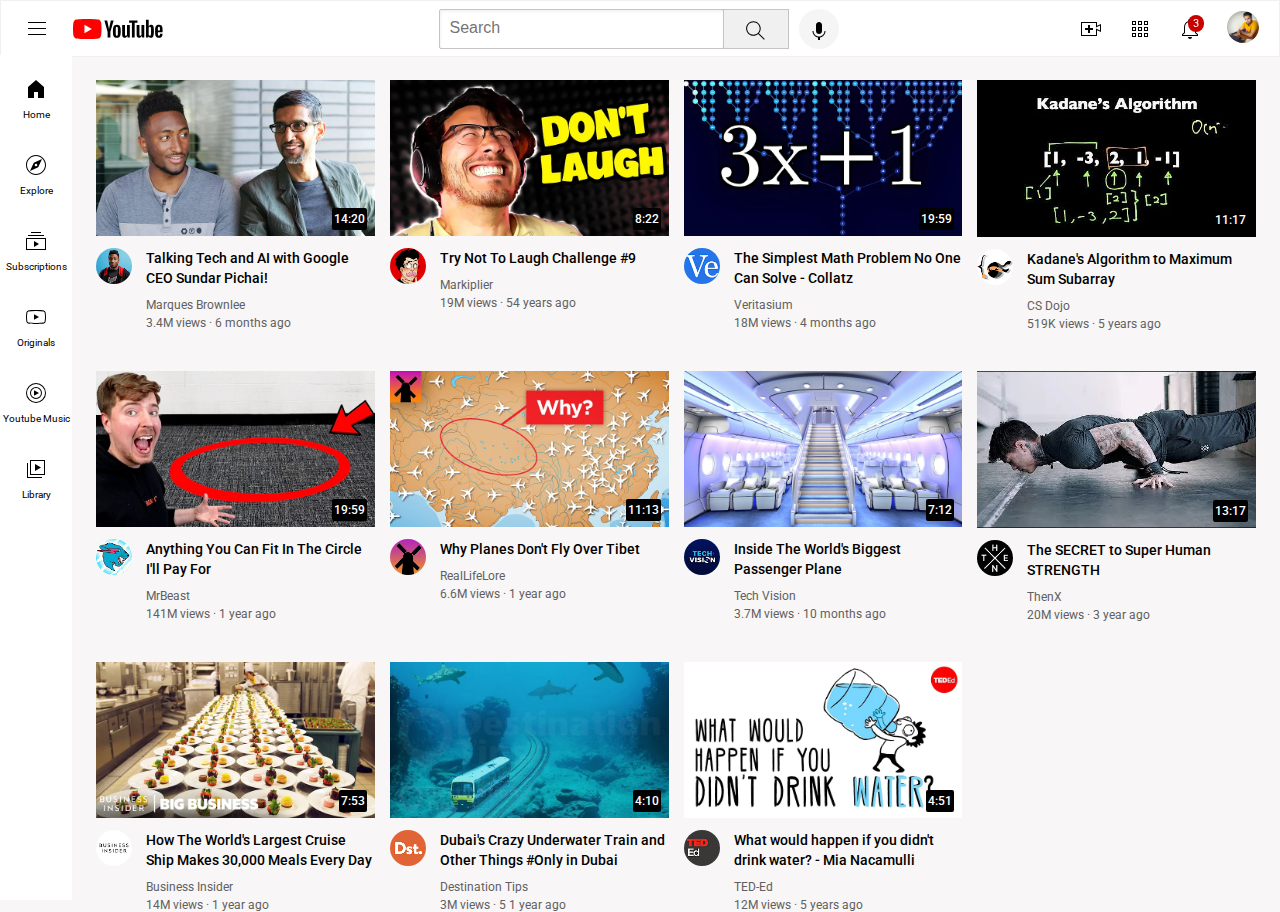
<file: index.html>
<!DOCTYPE html>
<html>

<head>
  <title>Youtube.com Clone</title>

  <link rel="preconnect" href="https://fonts.googleapis.com">
  <link rel="preconnect" href="https://fonts.gstatic.com" crossorigin>
  <link href="https://fonts.googleapis.com/css2?family=Roboto:wght@300;400;500;700;900&display=swap" rel="stylesheet">

  <link rel="stylesheet" href="styles/general.css">
  <link rel="stylesheet" href="styles/header.css">
  <link rel="stylesheet" href="styles/video.css">
  <link rel="stylesheet" href="styles/sidebar.css">
  <link rel="stylesheet" href="styles/normal.css">
</head>

<body>
  <header class="header">
    <div class="left-section">
      <img class="hamburger-menu" src="icons/hamburger-menu.svg" alt="">
      <img class="youtube-logo" src="icons/youtube-logo.svg" alt="">
    </div>

    <div class="middle-section">
      <input class="search-bar" type="text" placeholder="Search">
      <button class="search-button">
        <img class="search-icon" src="icons/search.svg" alt="">
        <div class="tooltip">Search</div>
      </button>
      <button class="voice-search-button">
        <img class="voice-search-icon" src="icons/voice-search-icon.svg" alt="">
        <div class="tooltip">Search with your voice</div>
      </button>
    </div>

    <div class="right-section">
      <div class="upload-icon-container">
        <img class="upload-icon" src="icons/upload.svg" alt="">
        <div class="tooltip">Create</div>
      </div>
      <div class="youtube-app-icon-container">
        <img class="youtube-app-icon" src="icons/youtube-apps.svg" alt="">
        <div class="tooltip">YouTube apps</div>
      </div>

      <div class="notification-icon-container">
        <div class="notification-icon-container">
          <img class="notification-icon" src="icons/notifications.svg" alt="">
          <div class="tooltip">Notifications</div>
        </div>
        <div class="notification-count">3</div>
      </div>
      <a href="#"><img class="current-users-picture" src="channel-pictures/fahad.jpg" alt=""></a>

    </div>
  </header>

  <nav class="sidebar">
    <div class="sidebar-link">
      <img src="icons/home.svg" alt="">
      <div>Home</div>
    </div>
    <div class="sidebar-link">
      <img src="icons/explore.svg" alt="">
      <div>Explore</div>
    </div>
    <div class="sidebar-link">
      <img src="icons/subscriptions.svg" alt="">
      <div>Subscriptions</div>
    </div>
    <div class="sidebar-link">
      <img src="icons/originals.svg" alt="">
      <div>Originals</div>
    </div>
    <div class="sidebar-link">
      <img src="icons/youtube-music.svg" alt="">
      <div>Youtube Music</div>
    </div>
    <div class="sidebar-link">
      <img src="icons/library.svg" alt="">
      <div>Library</div>
    </div>
  </nav>

  <main>
    <section class="video-grid">
      <section class="video-preview">
        <div class="thumbnail-row">
          <a href="https://www.youtube.com/watch?v=n2RNcPRtAiY" target="_blank"><img class="thumbnail"
              src="thumbnails/thumbnail-1.webp">
          </a>

          <div class="video-time">14:20</div>
        </div>
        <div class="video-info-grid">
          <div class="channel-picture">
            <div class="profile-picture-container">
              <a href="https://www.youtube.com/watch?v=n2RNcPRtAiY" target="_blank"><img class="profile-picture"
                  src="channel-pictures/channel-1.jpeg" alt="">
              </a>

              <div class="channel-tooltip">
                <img src="channel-pictures/channel-1.jpeg" alt="">
                <div class="hover-text">
                  <div class="name">Marques Brownlee</div>
                  <div class="subscribers">15M subscribers</div>
                </div>
              </div>
            </div>
          </div>
          <div class="video-info">
            <a href="https://www.youtube.com/watch?v=n2RNcPRtAiY" target="_blank">
              <p class="video-title">Talking Tech and AI with Google CEO Sundar Pichai!</p>
              <p class="video-author">Marques Brownlee</p>
            </a>

            <p class="video-status">3.4M views &#183; 6 months ago</p>
          </div>
        </div>
      </section>

      <div class="video-preview">
        <div class="thumbnail-row">
          <a href="https://www.youtube.com/watch?v=mP0RAo9SKZk" target="_blank">
            <img class="thumbnail" src="thumbnails/thumbnail-2.webp">
          </a>
          <div class="video-time">8:22</div>
        </div>
        <div class="video-info-grid">
          <div class="channel-picture">
            <div class="profile-picture-container">
              <a href="">
                <img class="profile-picture" src="channel-pictures/channel-2.jpeg" alt="">
              </a>
              <div class="channel-tooltip">
                <img src="channel-pictures/channel-2.jpeg" alt="">
                <div class="hover-text">
                  <div class="name">Markiplier</div>
                  <div class="subscribers">30M subscribers</div>
                </div>
              </div>
            </div>

          </div>
          <div class="video-info">
            <p class="video-title">Try Not To Laugh Challenge #9</p>
            <p class="video-author">Markiplier</p>
            <p class="video-status">19M views &#183; 54 years ago</p>
          </div>
        </div>
      </div>

      <div class="video-preview">
        <div class="thumbnail-row">
          <a href="https://www.youtube.com/watch?v=yXWw0_UfSFg" target="_blank">
            <img class="thumbnail" src="thumbnails/thumbnail-4.webp">
          </a>
          <div class="video-time">19:59</div>
        </div>
        <div class="video-info-grid">
          <div class="channel-picture">
            <div class="profile-picture-container">
              <a href="#">
                <img class="profile-picture" src="channel-pictures/channel-4.jpeg" alt="">
              </a>
              <div class="channel-tooltip">
                <img src="channel-pictures/channel-4.jpeg" alt="">
                <div class="hover-text">
                  <div class="name">Veritasium</div>
                  <div class="subscribers">14.3M subscribers</div>
                </div>
              </div>
            </div>

          </div>
          <div class="video-info">
            <p class="video-title">The Simplest Math Problem No One Can Solve - Collatz</p>
            <p class="video-author">Veritasium</p>
            <p class="video-status">18M views &#183; 4 months ago</p>
          </div>
        </div>
      </div>

      <div class="video-preview">
        <div class="thumbnail-row">
          <a href="https://www.youtube.com/watch?v=86CQq3pKSUw" target="_blank">
            <img class="thumbnail" src="thumbnails/thumbnail-5.webp">
          </a>
          <div class="video-time">11:17</div>
        </div>
        <div class="video-info-grid">
          <div class="channel-picture">
            <div class="hover-style">
              <a href="#">
                <img class="profile-picture" src="channel-pictures/channel-5.jpeg" alt="">
              </a>
              <div class="hover-style-child">
                <a href="#">
                  <img src="channel-pictures/channel-5.jpeg" alt="">
                </a>

                <div class="text">
                  <div class="text-name">CS Dojo</div>
                  <div class="subscribers-text">1.92M subscribers</div>
                </div>
              </div>
            </div>
          </div>
          <div class="video-info">
            <p class="video-title">
              Kadane's Algorithm to Maximum Sum Subarray</p>
            <p class="video-author">CS Dojo</p>
            <p class="video-status">519K views &#183; 5 years ago</p>
          </div>
        </div>
      </div>

      <div class="video-preview">
        <div class="thumbnail-row">
          <a href="https://www.youtube.com/watch?v=yXWw0_UfSFg" target="_blank">
            <img class="thumbnail" src="thumbnails/thumbnail-6.webp">
          </a>
          <div class="video-time">19:59</div>
        </div>
        <div class="video-info-grid">
          <div class="channel-picture">
            <img class="profile-picture" src="channel-pictures/channel-6.jpeg" alt="">
          </div>
          <div class="video-info">
            <p class="video-title">
              Anything You Can Fit In The Circle I'll Pay For</p>
            <p class="video-author">MrBeast
            </p>
            <p class="video-status">141M views &#183; 1 year ago</p>
          </div>
        </div>
      </div>

      <div class="video-preview">
        <div class="thumbnail-row">
          <a href="https://www.youtube.com/watch?v=fNVa1qMbF9Y" target="_blank">
            <img class="thumbnail" src="thumbnails/thumbnail-7.webp">
          </a>
          <div class="video-time">11:13</div>
        </div>
        <div class="video-info-grid">
          <div class="channel-picture">
            <img class="profile-picture" src="channel-pictures/channel-7.jpeg" alt="">
          </div>
          <div class="video-info">
            <p class="video-title">Why Planes Don't Fly Over Tibet</p>
            <p class="video-author">RealLifeLore</p>
            <p class="video-status">6.6M views &#183; 1 year ago</p>
          </div>
        </div>
      </div>

      <div class="video-preview">
        <div class="thumbnail-row">
          <a href="https://www.youtube.com/watch?v=ixmxOlcrlUc" target="_blank">
            <img class="thumbnail" src="thumbnails/thumbnail-8.webp">
          </a>
          <div class="video-time">7:12</div>
        </div>
        <div class="video-info-grid">
          <div class="channel-picture">
            <img class="profile-picture" src="channel-pictures/channel-8.jpeg" alt="">
          </div>
          <div class="video-info">
            <p class="video-title">
              Inside The World's Biggest Passenger Plane</p>
            <p class="video-author">Tech Vision</p>
            <p class="video-status">3.7M views &#183; 10 months ago</p>
          </div>
        </div>
      </div>

      <div class="video-preview">
        <div class="thumbnail-row">
          <a href="https://www.youtube.com/watch?v=ixmxOlcrlUc" target="_blank">
            <img class="thumbnail" src="thumbnails/thumbnail-9.webp">
          </a>
          <div class="video-time">13:17</div>
        </div>
        <div class="video-info-grid">
          <div class="channel-picture">
            <img class="profile-picture" src="channel-pictures/channel-9.jpeg" alt="">
          </div>
          <div class="video-info">
            <p class="video-title">The SECRET to Super Human STRENGTH</p>
            <p class="video-author">ThenX</p>
            <p class="video-status">20M views &#183; 3 year ago</p>
          </div>
        </div>
      </div>

      <div class="video-preview">
        <div class="thumbnail-row">
          <a href="https://www.youtube.com/watch?v=R2vXbFp5C9o" target="_blank">
            <img class="thumbnail" src="thumbnails/thumbnail-10.webp">
          </a>
          <div class="video-time">7:53</div>
        </div>
        <div class="video-info-grid">
          <div class="channel-picture">
            <img class="profile-picture" src="channel-pictures/channel-10.jpeg" alt="">
          </div>
          <div class="video-info">
            <p class="video-title">How The World's Largest Cruise Ship Makes 30,000 Meals Every Day</p>
            <p class="video-author">Business Insider</p>
            <p class="video-status">14M views &#183; 1 year ago</p>
          </div>
        </div>
      </div>

      <div class="video-preview">
        <div class="thumbnail-row">
          <a href="https://www.youtube.com/watch?v=0nZuYyXET3s" target="_blank">
            <img class="thumbnail" src="thumbnails/thumbnail-11.webp">
          </a>
          <div class="video-time">4:10</div>
        </div>
        <div class="video-info-grid">
          <div class="channel-picture">
            <img class="profile-picture" src="channel-pictures/channel-11.jpeg" alt="">
          </div>
          <div class="video-info">
            <p class="video-title">
              Dubai's Crazy Underwater Train and Other Things #Only in Dubai</p>
            <p class="video-author">Destination Tips</p>
            <p class="video-status">3M views &#183; 5 1 year ago</p>
          </div>
        </div>
      </div>

      <div class="video-preview">
        <div class="thumbnail-row">
          <a href="https://www.youtube.com/watch?v=9iMGFqMmUFs" target="_blank">
            <img class="thumbnail" src="thumbnails/thumbnail-12.webp">
          </a>
          <div class="video-time">4:51</div>
        </div>
        <div class="video-info-grid">
          <div class="channel-picture">
            <img class="profile-picture" src="channel-pictures/channel-12.jpeg" alt="">
          </div>
          <div class="video-info">
            <p class="video-title">
              What would happen if you didn't drink water? - Mia Nacamulli</p>
            <p class="video-author">TED-Ed
            </p>
            <p class="video-status">12M views &#183; 5 years ago</p>
          </div>
        </div>
      </div>

    </section>
  </main>
</body>

</html>
</file>
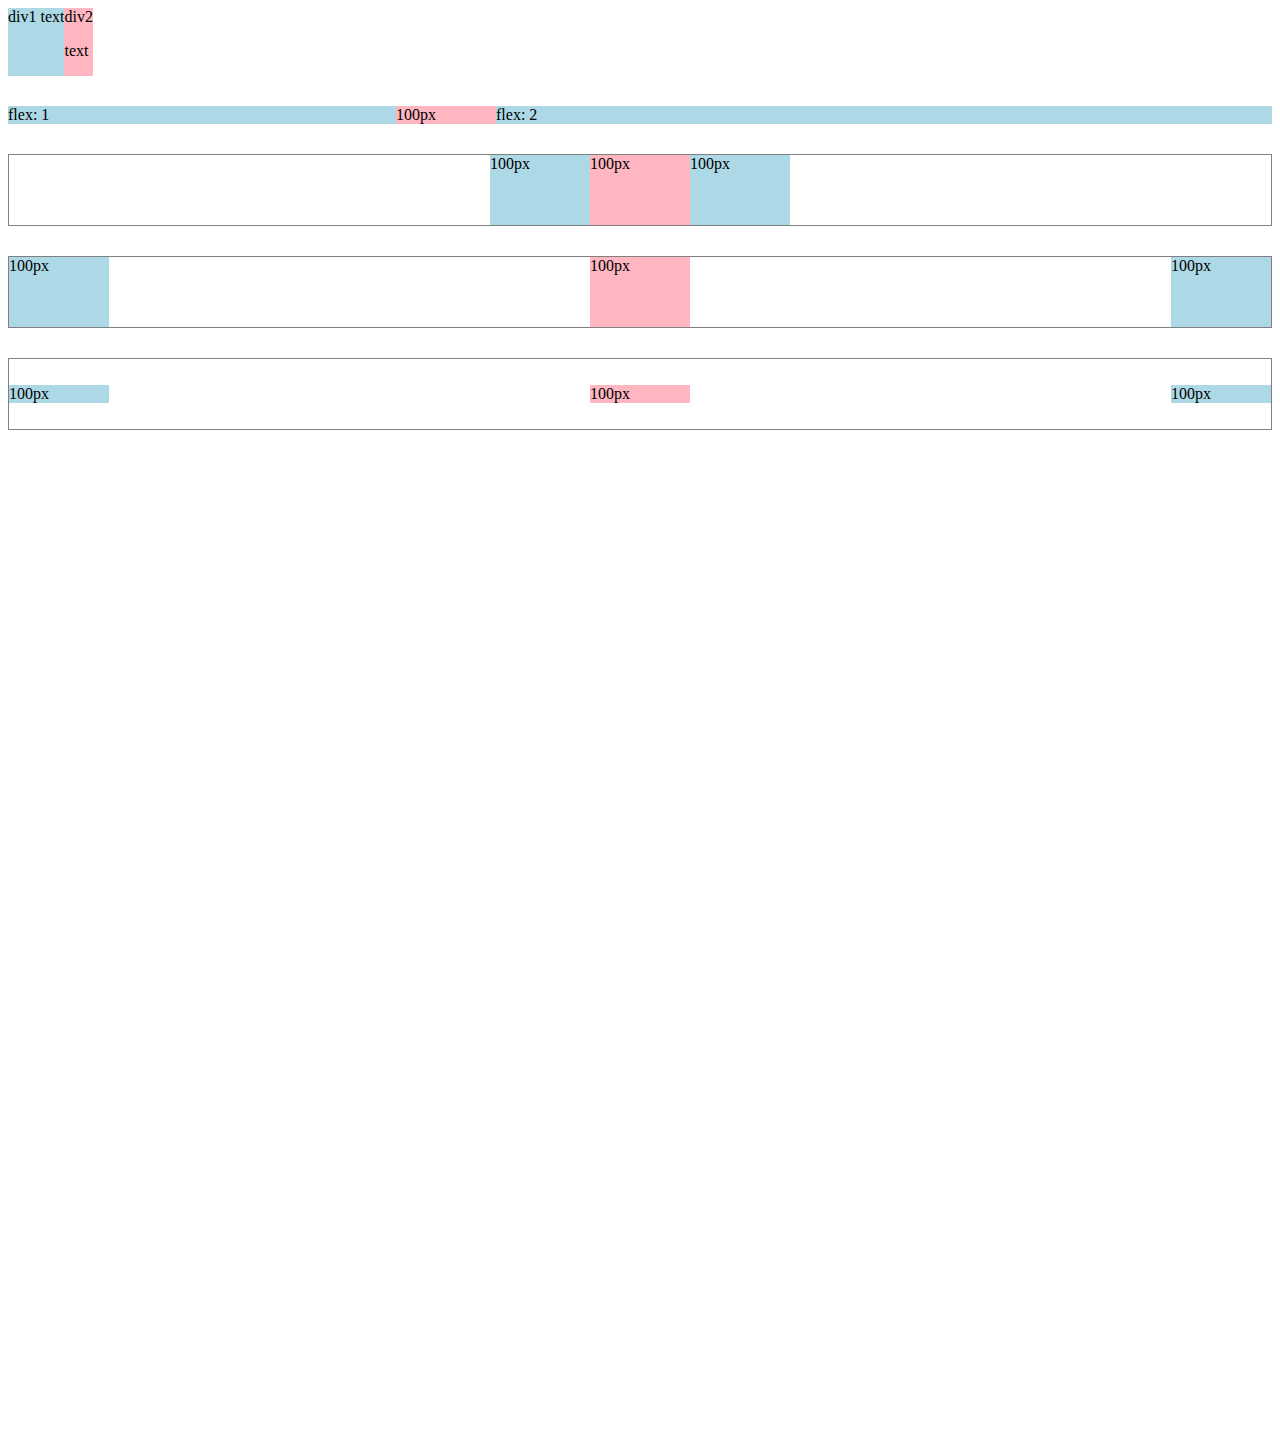
<file: flexbox.html>
<!DOCTYPE html>
<html>
  <head>
    <title>Flexbox Practice</title>
  </head>
  <body style="padding-bottom: 1000px;">
    <div style="
      display: flex;
      flex-direction: row;
      ">
      <div style="background-color: lightblue;">div1 text</div>
      <div style="background-color: lightpink;">div2 <p>text</p></div>
    </div>

    <div style="
    margin-top: 30px;
      display: flex;
      flex-direction: row;
      ">
      <div style="background-color: lightblue;
      flex: 1;
      ">flex: 1</div>
      <div style="background-color: lightpink;
      width: 100px;
      ">100px</div>
      <div style="background-color: lightblue;
     flex: 2;
      ">flex: 2</div>
    </div>

    <div style="
      margin-top: 30px;
      height: 70px;
      border-width: 1px;
      border-style: solid;
      border-color: gray;
      display: flex;
      flex-direction: row;
      justify-content: center;
    ">
        <div style="background-color: lightblue;
        width: 100px;
        ">100px</div>
        <div style="background-color: lightpink;
        width: 100px;
        ">100px</div>
        <div style="background-color: lightblue;
      width: 100px;
      ">100px</div>
    </div>

    <div style="
      margin-top: 30px;
      height: 70px;
      border-width: 1px;
      border-style: solid;
      border-color: gray;
      display: flex;
      flex-direction: row;
      justify-content: space-between;
    ">
        <div style="background-color: lightblue;
        width: 100px;
        ">100px</div>
        <div style="background-color: lightpink;
        width: 100px;
        ">100px</div>
        <div style="background-color: lightblue;
      width: 100px;
      ">100px</div>
    </div>

    <div style="
      margin-top: 30px;
      height: 70px;
      border-width: 1px;
      border-style: solid;
      border-color: gray;
      display: flex;
      flex-direction: row;
      justify-content: space-between;
      align-items: center;
    ">
        <div style="background-color: lightblue;
        width: 100px;
        ">100px</div>
        <div style="background-color: lightpink;
        width: 100px;
        ">100px</div>
        <div style="background-color: lightblue;
      width: 100px;
      ">100px</div>
    </div>
  </body>
</html>
</file>
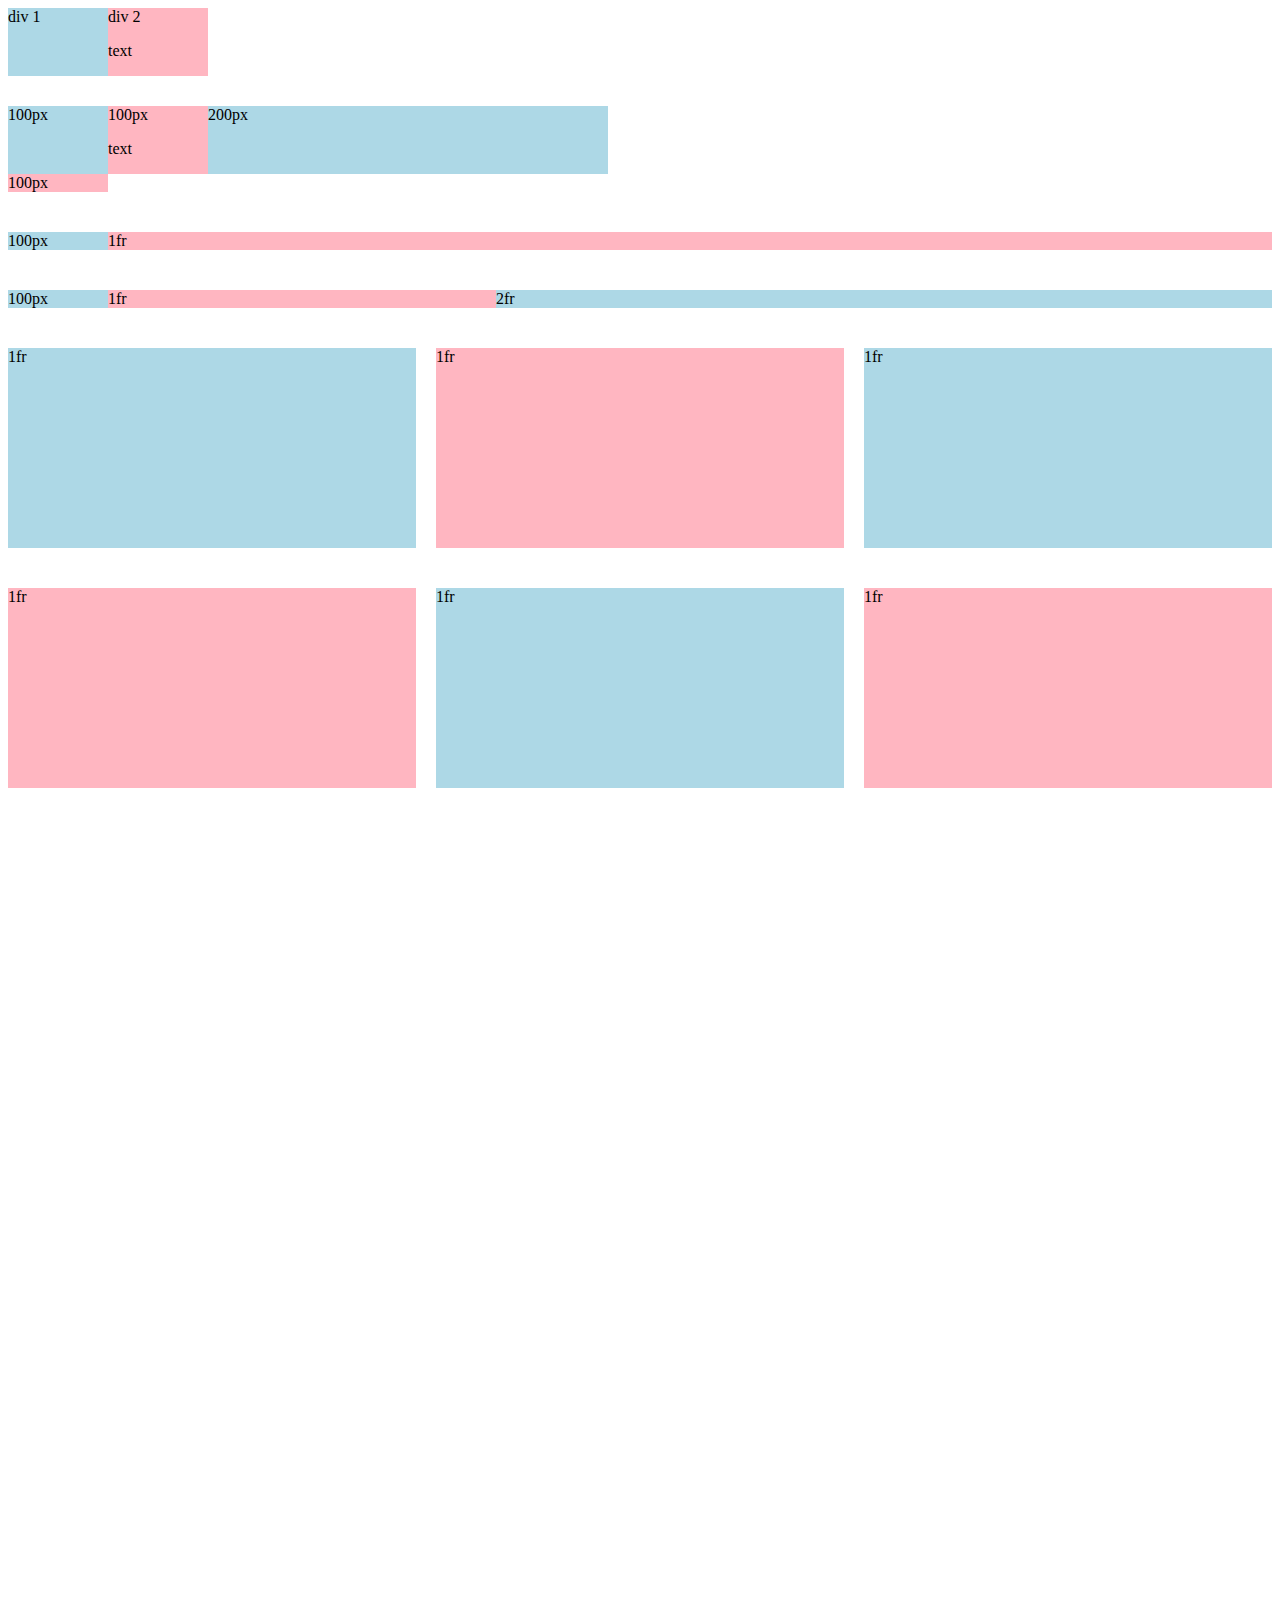
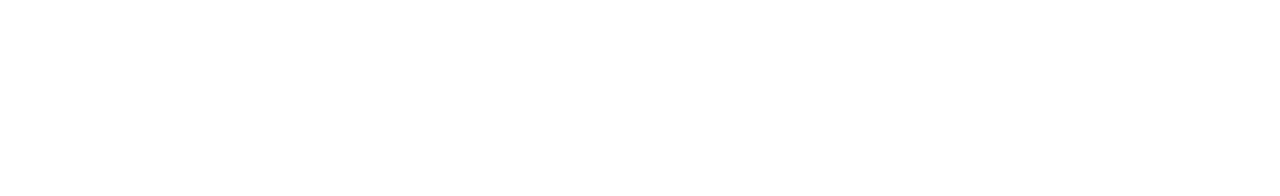
<file: grid.html>
<!DOCTYPE html>
<html>
  <head>
    <title>Grid</title>
  </head>
  <body style="padding-bottom: 1000px;">
    <div style="
        display: grid;
        grid-template-columns: 100px 100px 200px;
      ">
      <div style="background-color: lightblue;">div 1</div>
      <div style="background-color: lightpink;">div 2 <p>text</p></div>
    </div>

      <div style="
      margin-top: 30px;
          display: grid;
          grid-template-columns: 100px 100px 400px;
        ">
        <div style="background-color: lightblue;">100px</div>
        <div style="background-color: lightpink;">100px <p>text</p></div>
        <div style="background-color: lightblue;">200px</div>
        <div style="background-color: lightpink;">100px </div>
        </div>

        <div style="
          margin-top: 40px;
          display: grid;
          grid-template-columns: 100px 1fr;
          ">
          <div style="background-color: lightblue;">100px</div>
          <div style="background-color: lightpink;">1fr </div>
      </div>

      <div style="
          margin-top: 40px;
          display: grid;
          grid-template-columns: 100px 1fr 2fr;
          ">
          <div style="background-color: lightblue;">100px</div>
          <div style="background-color: lightpink;">1fr </div>
          <div style="background-color: lightblue;">2fr</div>
      </div>

      <div style="
          margin-top: 40px;
          display: grid;
          grid-template-columns: 1fr 1fr 1fr;
          column-gap: 20px;
          row-gap: 40px;
          ">
          <div style="background-color: lightblue; height: 200px;">1fr</div>
          <div style="background-color: lightpink; height: 200px;">1fr </div>
          <div style="background-color: lightblue; height: 200px;">1fr</div>
          <div style="background-color: lightpink; height: 200px;">1fr </div>
          <div style="background-color: lightblue; height: 200px;">1fr</div>
          <div style="background-color: lightpink; height: 200px;">1fr </div>
      </div>
  </body>
</html>
</file>
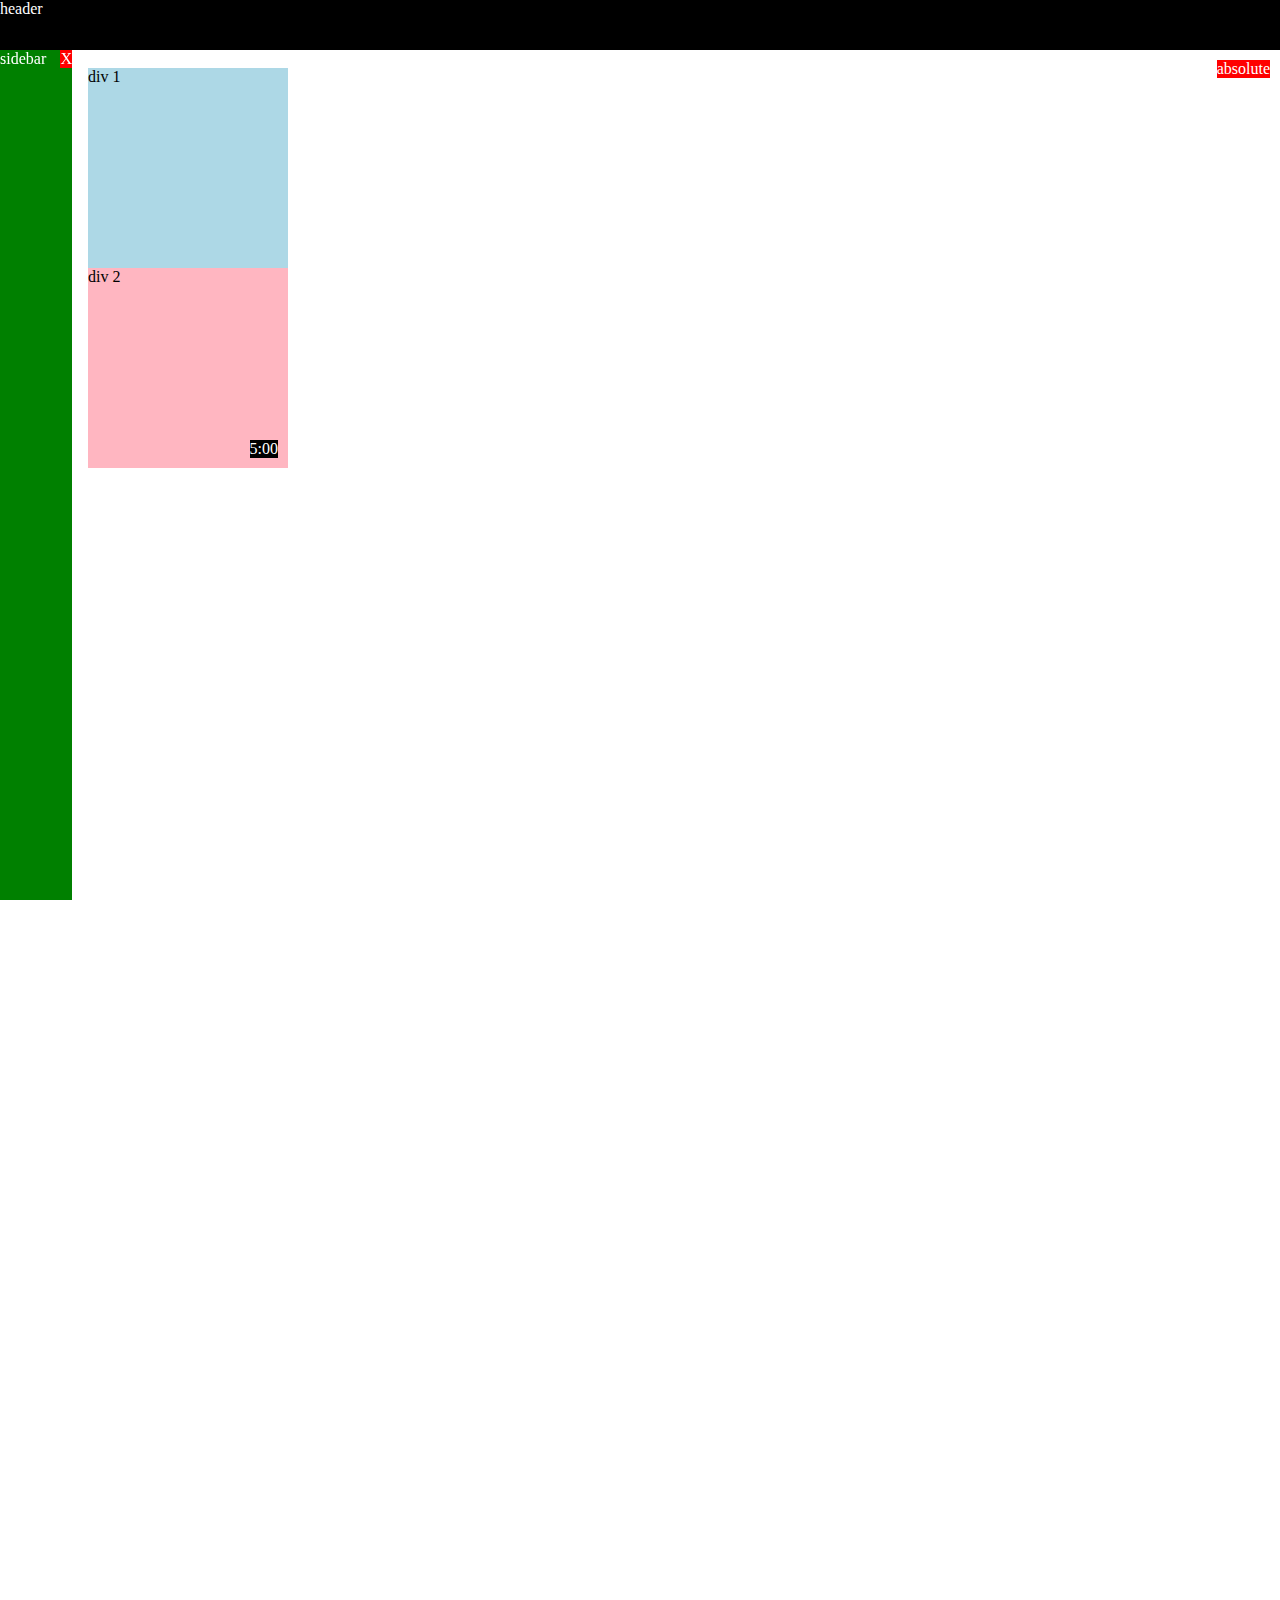
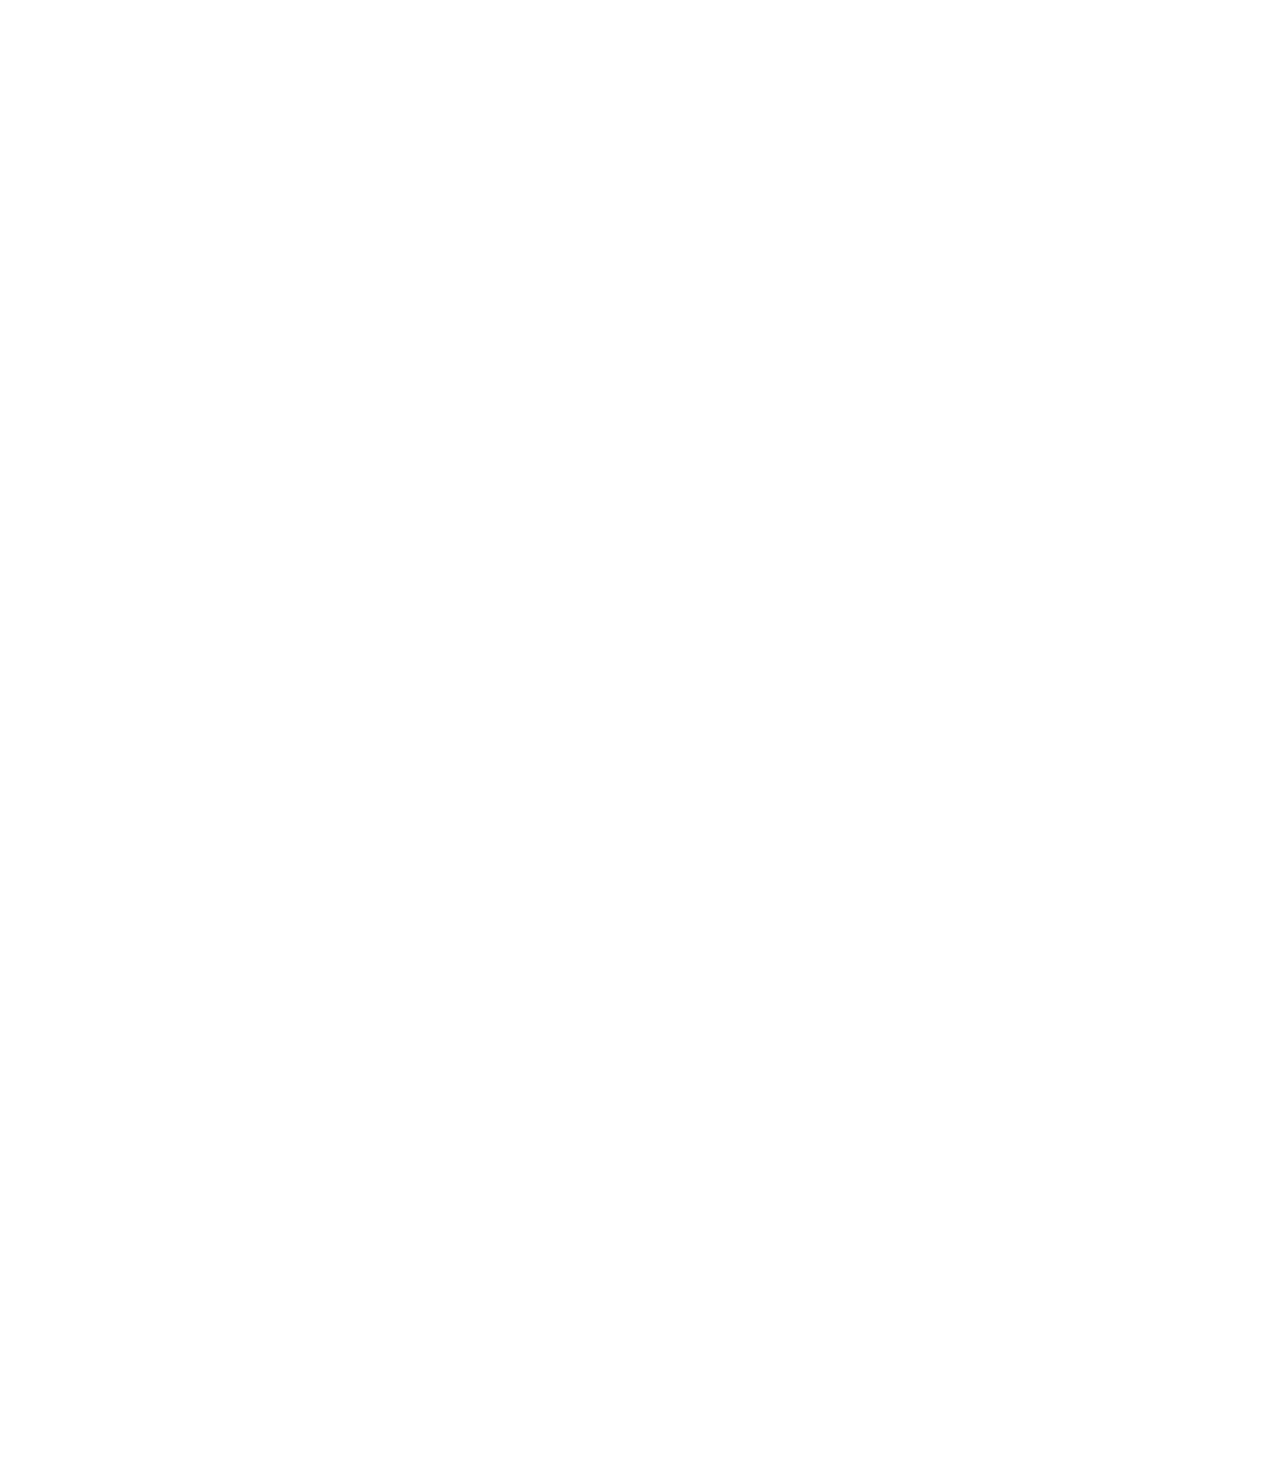
<file: position.html>
<!DOCTYPE html>
<html>
<head>
  <title>Position Practice</title>
</head>
<body style="
height: 3000px;
padding-top: 60px;
padding-left: 80px;
">
  <div style="
  background-color: black;
  color: white;
  position: fixed;
  top: 0px;
  left: 0px;
  right: 0px;
  height: 50px;
  z-index: 100;
    ">header</div>

    <div style="
    background-color: green;
    color: white;
    position: fixed;
    top: 50px;
    left: 0px;
    bottom: 0;
    width: 72px;
    ">sidebar
    <div style="
    position: absolute;
    background-color: red;
    color: white;
    right: 0px;
    top: 0px;
    z-index: 2;
    ">
      X
    </div>
    </div>

  <div style="
  position: absolute;
  background-color: red;
  color: white;
 right: 10px;
  top: 60px;
  z-index: 2;
  ">
    absolute
  </div>

  <div style="
    background-color: lightblue;
    height: 200px;
    width: 200px;
    position: static;
    ">div 1</div>

  <div style="
  background-color: lightpink;
  height: 200px;
  width: 200px;
  position: relative;
  ">
  div 2
  <div style="
  position: absolute;
  background-color: rgb(0, 0, 0);
  color: white;
  bottom: 10px;
  right: 10px;
  ">
    5:00
  </div>
</div>

</body>
</html>
</file>
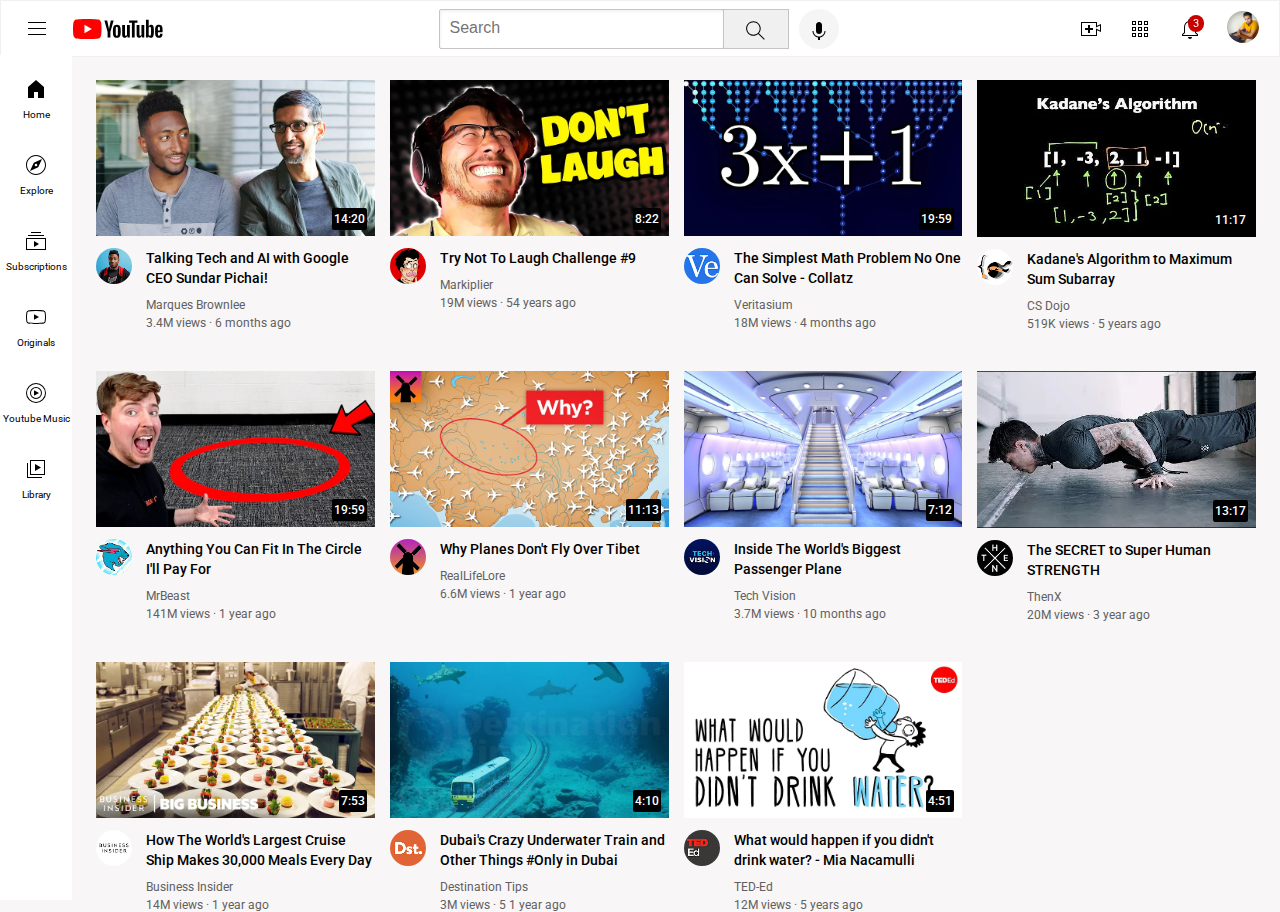
<file: youtube.html>
<!DOCTYPE html>
<html>

<head>
  <title>Youtube.com Clone</title>

  <link rel="preconnect" href="https://fonts.googleapis.com">
  <link rel="preconnect" href="https://fonts.gstatic.com" crossorigin>
  <link href="https://fonts.googleapis.com/css2?family=Roboto:wght@300;400;500;700;900&display=swap" rel="stylesheet">

  <link rel="stylesheet" href="styles/general.css">
  <link rel="stylesheet" href="styles/header.css">
  <link rel="stylesheet" href="styles/video.css">
  <link rel="stylesheet" href="styles/sidebar.css">
  <link rel="stylesheet" href="styles/normal.css">
</head>

<body>
  <header class="header">
    <div class="left-section">
      <img class="hamburger-menu" src="icons/hamburger-menu.svg" alt="">
      <img class="youtube-logo" src="icons/youtube-logo.svg" alt="">
    </div>

    <div class="middle-section">
      <input class="search-bar" type="text" placeholder="Search">
      <button class="search-button">
        <img class="search-icon" src="icons/search.svg" alt="">
        <div class="tooltip">Search</div>
      </button>
      <button class="voice-search-button">
        <img class="voice-search-icon" src="icons/voice-search-icon.svg" alt="">
        <div class="tooltip">Search with your voice</div>
      </button>
    </div>

    <div class="right-section">
      <div class="upload-icon-container">
        <img class="upload-icon" src="icons/upload.svg" alt="">
        <div class="tooltip">Create</div>
      </div>
      <div class="youtube-app-icon-container">
        <img class="youtube-app-icon" src="icons/youtube-apps.svg" alt="">
        <div class="tooltip">YouTube apps</div>
      </div>

      <div class="notification-icon-container">
        <div class="notification-icon-container">
          <img class="notification-icon" src="icons/notifications.svg" alt="">
          <div class="tooltip">Notifications</div>
        </div>
        <div class="notification-count">3</div>
      </div>
      <a href="#"><img class="current-users-picture" src="channel-pictures/fahad.jpg" alt=""></a>

    </div>
  </header>

  <nav class="sidebar">
    <div class="sidebar-link">
      <img src="icons/home.svg" alt="">
      <div>Home</div>
    </div>
    <div class="sidebar-link">
      <img src="icons/explore.svg" alt="">
      <div>Explore</div>
    </div>
    <div class="sidebar-link">
      <img src="icons/subscriptions.svg" alt="">
      <div>Subscriptions</div>
    </div>
    <div class="sidebar-link">
      <img src="icons/originals.svg" alt="">
      <div>Originals</div>
    </div>
    <div class="sidebar-link">
      <img src="icons/youtube-music.svg" alt="">
      <div>Youtube Music</div>
    </div>
    <div class="sidebar-link">
      <img src="icons/library.svg" alt="">
      <div>Library</div>
    </div>
  </nav>

  <main>
    <section class="video-grid">
      <section class="video-preview">
        <div class="thumbnail-row">
          <a href="https://www.youtube.com/watch?v=n2RNcPRtAiY" target="_blank"><img class="thumbnail"
              src="thumbnails/thumbnail-1.webp">
          </a>

          <div class="video-time">14:20</div>
        </div>
        <div class="video-info-grid">
          <div class="channel-picture">
            <div class="profile-picture-container">
              <a href="https://www.youtube.com/watch?v=n2RNcPRtAiY" target="_blank"><img class="profile-picture"
                  src="channel-pictures/channel-1.jpeg" alt="">
              </a>

              <div class="channel-tooltip">
                <img src="channel-pictures/channel-1.jpeg" alt="">
                <div class="hover-text">
                  <div class="name">Marques Brownlee</div>
                  <div class="subscribers">15M subscribers</div>
                </div>
              </div>
            </div>
          </div>
          <div class="video-info">
            <a href="https://www.youtube.com/watch?v=n2RNcPRtAiY" target="_blank">
              <p class="video-title">Talking Tech and AI with Google CEO Sundar Pichai!</p>
              <p class="video-author">Marques Brownlee</p>
            </a>

            <p class="video-status">3.4M views &#183; 6 months ago</p>
          </div>
        </div>
      </section>

      <div class="video-preview">
        <div class="thumbnail-row">
          <a href="https://www.youtube.com/watch?v=mP0RAo9SKZk" target="_blank">
            <img class="thumbnail" src="thumbnails/thumbnail-2.webp">
          </a>
          <div class="video-time">8:22</div>
        </div>
        <div class="video-info-grid">
          <div class="channel-picture">
            <div class="profile-picture-container">
              <a href="">
                <img class="profile-picture" src="channel-pictures/channel-2.jpeg" alt="">
              </a>
              <div class="channel-tooltip">
                <img src="channel-pictures/channel-2.jpeg" alt="">
                <div class="hover-text">
                  <div class="name">Markiplier</div>
                  <div class="subscribers">30M subscribers</div>
                </div>
              </div>
            </div>

          </div>
          <div class="video-info">
            <p class="video-title">Try Not To Laugh Challenge #9</p>
            <p class="video-author">Markiplier</p>
            <p class="video-status">19M views &#183; 54 years ago</p>
          </div>
        </div>
      </div>

      <div class="video-preview">
        <div class="thumbnail-row">
          <a href="https://www.youtube.com/watch?v=yXWw0_UfSFg" target="_blank">
            <img class="thumbnail" src="thumbnails/thumbnail-4.webp">
          </a>
          <div class="video-time">19:59</div>
        </div>
        <div class="video-info-grid">
          <div class="channel-picture">
            <div class="profile-picture-container">
              <a href="#">
                <img class="profile-picture" src="channel-pictures/channel-4.jpeg" alt="">
              </a>
              <div class="channel-tooltip">
                <img src="channel-pictures/channel-4.jpeg" alt="">
                <div class="hover-text">
                  <div class="name">Veritasium</div>
                  <div class="subscribers">14.3M subscribers</div>
                </div>
              </div>
            </div>

          </div>
          <div class="video-info">
            <p class="video-title">The Simplest Math Problem No One Can Solve - Collatz</p>
            <p class="video-author">Veritasium</p>
            <p class="video-status">18M views &#183; 4 months ago</p>
          </div>
        </div>
      </div>

      <div class="video-preview">
        <div class="thumbnail-row">
          <a href="https://www.youtube.com/watch?v=86CQq3pKSUw" target="_blank">
            <img class="thumbnail" src="thumbnails/thumbnail-5.webp">
          </a>
          <div class="video-time">11:17</div>
        </div>
        <div class="video-info-grid">
          <div class="channel-picture">
            <div class="hover-style">
              <a href="#">
                <img class="profile-picture" src="channel-pictures/channel-5.jpeg" alt="">
              </a>
              <div class="hover-style-child">
                <a href="#">
                  <img src="channel-pictures/channel-5.jpeg" alt="">
                </a>

                <div class="text">
                  <div class="text-name">CS Dojo</div>
                  <div class="subscribers-text">1.92M subscribers</div>
                </div>
              </div>
            </div>
          </div>
          <div class="video-info">
            <p class="video-title">
              Kadane's Algorithm to Maximum Sum Subarray</p>
            <p class="video-author">CS Dojo</p>
            <p class="video-status">519K views &#183; 5 years ago</p>
          </div>
        </div>
      </div>

      <div class="video-preview">
        <div class="thumbnail-row">
          <a href="https://www.youtube.com/watch?v=yXWw0_UfSFg" target="_blank">
            <img class="thumbnail" src="thumbnails/thumbnail-6.webp">
          </a>
          <div class="video-time">19:59</div>
        </div>
        <div class="video-info-grid">
          <div class="channel-picture">
            <img class="profile-picture" src="channel-pictures/channel-6.jpeg" alt="">
          </div>
          <div class="video-info">
            <p class="video-title">
              Anything You Can Fit In The Circle I'll Pay For</p>
            <p class="video-author">MrBeast
            </p>
            <p class="video-status">141M views &#183; 1 year ago</p>
          </div>
        </div>
      </div>

      <div class="video-preview">
        <div class="thumbnail-row">
          <a href="https://www.youtube.com/watch?v=fNVa1qMbF9Y" target="_blank">
            <img class="thumbnail" src="thumbnails/thumbnail-7.webp">
          </a>
          <div class="video-time">11:13</div>
        </div>
        <div class="video-info-grid">
          <div class="channel-picture">
            <img class="profile-picture" src="channel-pictures/channel-7.jpeg" alt="">
          </div>
          <div class="video-info">
            <p class="video-title">Why Planes Don't Fly Over Tibet</p>
            <p class="video-author">RealLifeLore</p>
            <p class="video-status">6.6M views &#183; 1 year ago</p>
          </div>
        </div>
      </div>

      <div class="video-preview">
        <div class="thumbnail-row">
          <a href="https://www.youtube.com/watch?v=ixmxOlcrlUc" target="_blank">
            <img class="thumbnail" src="thumbnails/thumbnail-8.webp">
          </a>
          <div class="video-time">7:12</div>
        </div>
        <div class="video-info-grid">
          <div class="channel-picture">
            <img class="profile-picture" src="channel-pictures/channel-8.jpeg" alt="">
          </div>
          <div class="video-info">
            <p class="video-title">
              Inside The World's Biggest Passenger Plane</p>
            <p class="video-author">Tech Vision</p>
            <p class="video-status">3.7M views &#183; 10 months ago</p>
          </div>
        </div>
      </div>

      <div class="video-preview">
        <div class="thumbnail-row">
          <a href="https://www.youtube.com/watch?v=ixmxOlcrlUc" target="_blank">
            <img class="thumbnail" src="thumbnails/thumbnail-9.webp">
          </a>
          <div class="video-time">13:17</div>
        </div>
        <div class="video-info-grid">
          <div class="channel-picture">
            <img class="profile-picture" src="channel-pictures/channel-9.jpeg" alt="">
          </div>
          <div class="video-info">
            <p class="video-title">The SECRET to Super Human STRENGTH</p>
            <p class="video-author">ThenX</p>
            <p class="video-status">20M views &#183; 3 year ago</p>
          </div>
        </div>
      </div>

      <div class="video-preview">
        <div class="thumbnail-row">
          <a href="https://www.youtube.com/watch?v=R2vXbFp5C9o" target="_blank">
            <img class="thumbnail" src="thumbnails/thumbnail-10.webp">
          </a>
          <div class="video-time">7:53</div>
        </div>
        <div class="video-info-grid">
          <div class="channel-picture">
            <img class="profile-picture" src="channel-pictures/channel-10.jpeg" alt="">
          </div>
          <div class="video-info">
            <p class="video-title">How The World's Largest Cruise Ship Makes 30,000 Meals Every Day</p>
            <p class="video-author">Business Insider</p>
            <p class="video-status">14M views &#183; 1 year ago</p>
          </div>
        </div>
      </div>

      <div class="video-preview">
        <div class="thumbnail-row">
          <a href="https://www.youtube.com/watch?v=0nZuYyXET3s" target="_blank">
            <img class="thumbnail" src="thumbnails/thumbnail-11.webp">
          </a>
          <div class="video-time">4:10</div>
        </div>
        <div class="video-info-grid">
          <div class="channel-picture">
            <img class="profile-picture" src="channel-pictures/channel-11.jpeg" alt="">
          </div>
          <div class="video-info">
            <p class="video-title">
              Dubai's Crazy Underwater Train and Other Things #Only in Dubai</p>
            <p class="video-author">Destination Tips</p>
            <p class="video-status">3M views &#183; 5 1 year ago</p>
          </div>
        </div>
      </div>

      <div class="video-preview">
        <div class="thumbnail-row">
          <a href="https://www.youtube.com/watch?v=9iMGFqMmUFs" target="_blank">
            <img class="thumbnail" src="thumbnails/thumbnail-12.webp">
          </a>
          <div class="video-time">4:51</div>
        </div>
        <div class="video-info-grid">
          <div class="channel-picture">
            <img class="profile-picture" src="channel-pictures/channel-12.jpeg" alt="">
          </div>
          <div class="video-info">
            <p class="video-title">
              What would happen if you didn't drink water? - Mia Nacamulli</p>
            <p class="video-author">TED-Ed
            </p>
            <p class="video-status">12M views &#183; 5 years ago</p>
          </div>
        </div>
      </div>

    </section>
  </main>
</body>

</html>
</file>
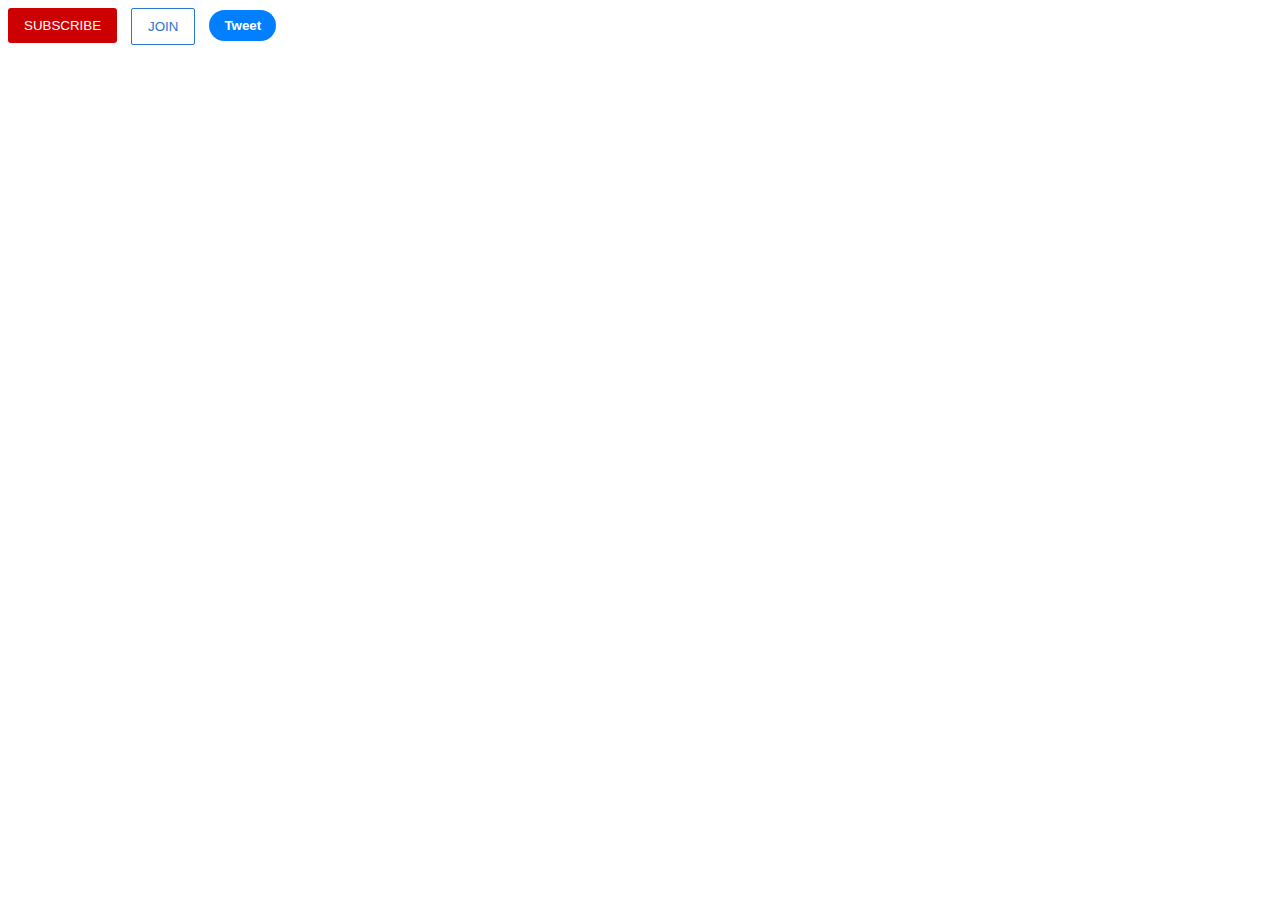
<file: intro-to-html/buttons.html>
<!DOCTYPE html>
<html>
  <head>
    <title>Button Practice</title>
    <link rel="stylesheet" href="styles/buttons.css">
  </head>

  <body>
      <button class="subscribe-button">SUBSCRIBE</button>

      <button class="join-button">JOIN</button>

      <button class="tweet-button">Tweet</button>
  </body>
</html>
</file>
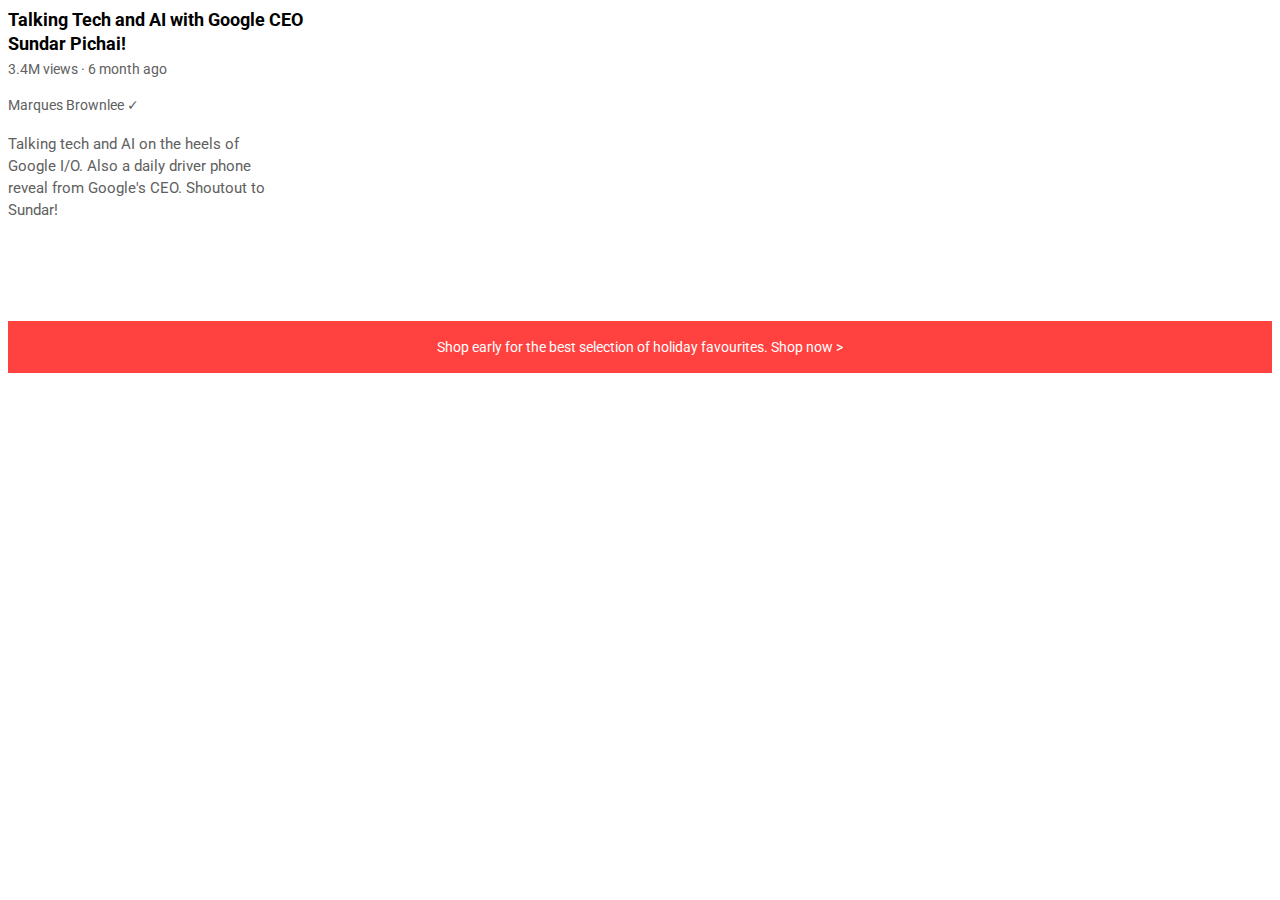
<file: intro-to-html/text.html>
<!DOCTYPE html>
<html>
  <head>
    <title>Text Practice</title>

    <link rel="preconnect" href="https://fonts.googleapis.com">
<link rel="preconnect" href="https://fonts.gstatic.com" crossorigin>
<link href="https://fonts.googleapis.com/css2?family=Roboto:wght@300;400;500;700;900&display=swap" rel="stylesheet">
    <link rel="stylesheet" href="styles/text.css">
  </head>

  <body>
      <p class="video-title">
        Talking Tech and AI with Google CEO Sundar Pichai!
      </p>
      
      <p class="video-stats">
        3.4M views &#183; 6 month ago
      </p>
      
      <p class="video-author">
        Marques Brownlee &#10003;
      </p>
      
      <p class="video-description">
        Talking tech and AI on the heels of Google I/O. Also a daily driver phone reveal from Google's CEO. Shoutout to Sundar!
      </p>
      
      <p class="apple-text">
        Shop early for the best selection of holiday favourites. <span class="shop-link">Shop now &gt;</span>
      </p>
  </body>
</html>
</file>
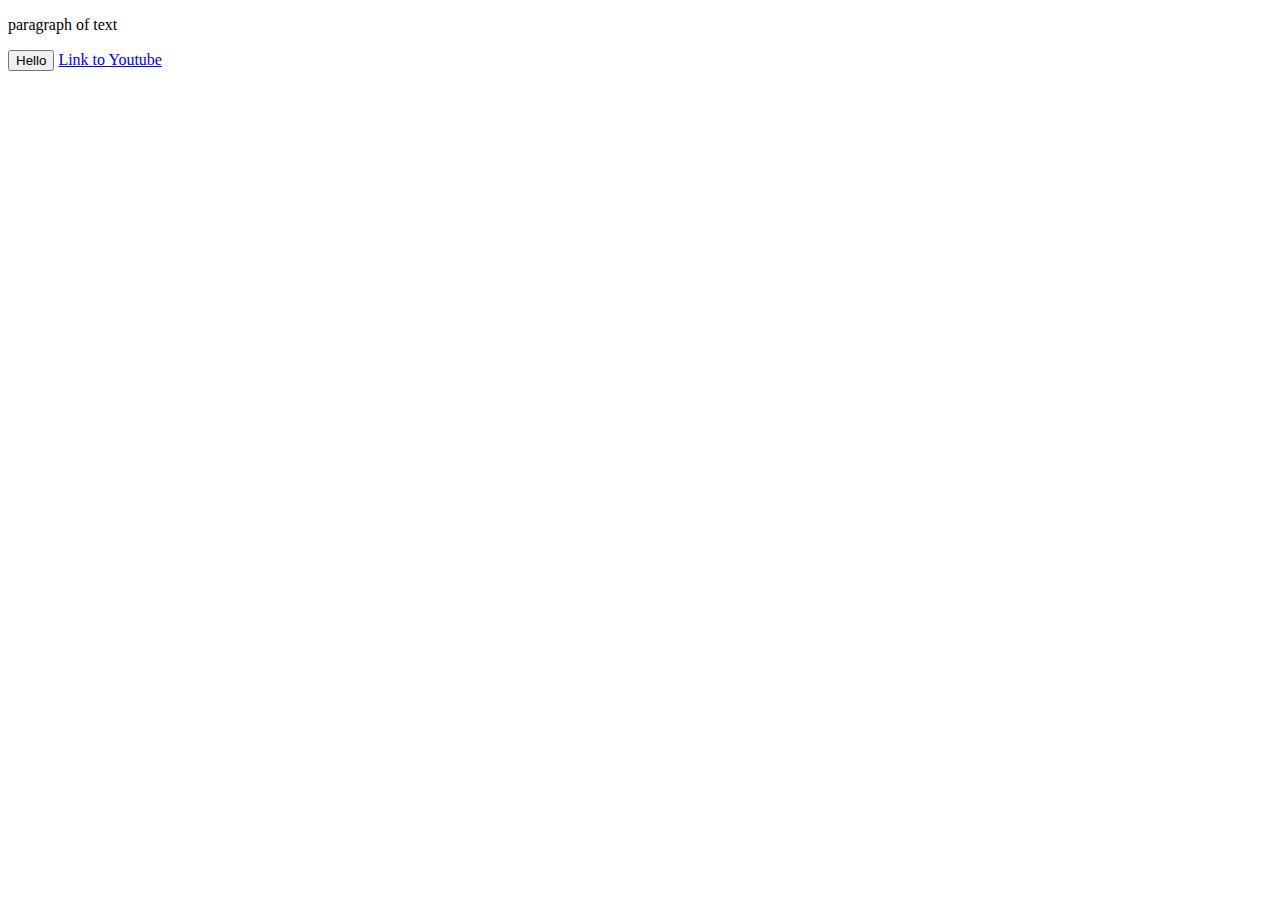
<file: intro-to-html/website.html>
<!DOCTYPE html>
<html>
  <head>
    <title>First Website</title>
  </head>

  <body>
    <p>
      paragraph of text
    </p>
    
    <button>
      Hello
    </button>
    
    <a href="https://www.youtube.com/" target="_blank">
      Link to Youtube
    </a>
  </body>
</html>
</file>
<file: styles/general.css>
body{
  font-family: 'Roboto', sans-serif;
  margin: 0;
  padding-top: 80px;
  padding-left: 96px;
  padding-right: 24px;
  background-color: rgb(248, 246, 246);

}
p {
  margin-top: 0;
  margin-bottom: 0;
}
a{
  text-decoration: none;
  color: black;
}
</file>
<file: styles/header.css>
.header{
  height: 55px;
  display: flex;
  flex-direction: row;
  justify-content: space-between;
  position: fixed;
  top: 0;
  left: 0;
  right: 0;
  background-color: white;
  border: 1px solid rgb(240, 240, 240);
  z-index: 100;
}
.left-section{
  display: flex;
  align-items: center;
}
.hamburger-menu{
  height: 24px;
  margin-right: 24px;
  margin-left: 24px;
  cursor: pointer;
}
.youtube-logo{
  height: 20px;
  cursor: pointer;
}

.middle-section{
  flex: 1;
  margin-left: 70px;
  margin-right: 35px;
  max-width: 400px;
  display: flex;
  align-items: center;
}
.search-bar{
  flex: 1;
  height: 36px;
  padding-left: 10px;
  border: 1px solid rgb(196, 196, 196);
  border-radius: 2px;
  box-shadow: inset 1px 2px 3px rgba(0, 0, 0, 0.05);
  width: 0;
}
.search-bar::placeholder{
  font-size: 16px;
}
.search-button{
  height: 40px;
  width: 66px;
  background-color: rgb(240, 240, 241);
  border-width: 1px;
  border-style: solid;
  border-color: rgb(196, 196, 196);
  margin-left: -1px;
  margin-right: 10px;
}
.search-icon{
  height: 25px;
  margin-top: 4px;
}
.voice-search-button{
  height: 40px;
  width: 40px;
  border-radius: 20px;
  border: none;
  background-color: rgb(245, 245, 245);
  position: relative;
}
.voice-search-icon{
  height: 24px;
  margin-top: 4px;
}
.right-section{
  width: 180px;
  display: flex;
  justify-content: space-between;
  align-items: center;
  margin-right: 20px;
  flex-shrink: 0;
}
.upload-icon{
  height: 24px;
}
.youtube-app-icon{
  height: 24px;
}
.notification-icon{
  height: 24px;
}
.notification-icon-container{
  position: relative;
}
.notification-count{
  position: absolute;
  top: -2px;
  right: -2px;
  background-color: rgb(200, 0, 0);
  color: white;
  font-family: 'Roboto', sans-serif;
  font-size: 11px;
  padding: 2px 5px;
  border-radius: 10px;
}


.search-button,
.voice-search-button,
.upload-icon-container,
.youtube-app-icon-container,
.notification-icon-container{
  display: flex;
  justify-content: center;
  align-items: center;
  cursor: pointer;
  position: relative;
}
.search-button .tooltip,
.voice-search-button .tooltip,
.upload-icon-container .tooltip,
.youtube-app-icon-container .tooltip,
.notification-icon-container .tooltip{

  position: absolute;
  background-color: gray;
  color: white;
  padding: 4px 8px;
  border-radius: 2px;
  font-size: 12px;
  bottom: -30px;
  opacity: 0;
  transition: opacity 0.15s;
  pointer-events: none;
  white-space: nowrap;
}
.search-button:hover .tooltip,
.voice-search-button:hover .tooltip,
.upload-icon-container:hover .tooltip,
.youtube-app-icon-container:hover .tooltip,
.notification-icon-container:hover .tooltip{
  opacity: 1;
}
.search-bar, 
.voice-search-button {
  position: relative;
}
.current-users-picture{
  height: 32px;
  border-radius: 16px;
}
</file>
<file: styles/video.css>
.thumbnail {
  width: 100%;
}


.video-title {
  margin-top: 0;
  font-size: 14px;
  font-weight: 500;
  line-height: 20px;
  margin-bottom: 10px;
}

.video-info-grid {
  display: grid;
  grid-template-columns: 50px 1fr;
}

.profile-picture {
  width: 36px;
  border-radius: 50px;
}

.thumbnail-row {
  margin-bottom: 8px;
  position: relative;
}
.video-time{
  font-size: 12px;
  font-weight: 500;
  padding: 4px 2px;
  border-radius: 2px;
  background-color: black;
  color: white;
  position: absolute;
  bottom: 10px;
  right: 8px;
}

.video-author,
.video-status {
  font-size: 12px;
  color: rgb(96, 96, 96);
}

.video-author {
  margin-bottom: 4px;
}
.video-grid{
  display: grid;
  grid-template-columns: 1fr 1fr 1fr;
  column-gap: 15px;
  row-gap: 40px;
}

@media (max-width: 750px) {
 .video-grid{
  grid-template-columns: 1fr 1fr;
 } 
}
@media (min-width: 751px) and (max-width: 999px){
  .video-grid{
    grid-template-columns: 1fr 1fr 1fr;
   } 
}
@media (min-width: 1100px) {
  .video-grid{
    grid-template-columns: 1fr 1fr 1fr 1fr;
}
}



.profile-picture-container{
  position: relative;
  display: inline-block;
}
.channel-tooltip{
  width: 200px;
  background-color: white;
  padding: 12px;
  box-shadow: 2px 3px 10px rgba(0, 0, 0, 0.3);
  border-radius: 6px;
  position: absolute;
  top: 55px;
  z-index: 300;
  opacity: 0;
  pointer-events: none;

  display: flex;
  align-items: center;
  transition: opacity 0.15s;
  white-space: nowrap;
}
.profile-picture-container:hover .channel-tooltip{
  opacity: 1;
}
.channel-tooltip img{
  height: 50px;
  width: 50px;
  border-radius: 30px;
  margin-right: 10px;
}
.hover-text .name{
  font-size: 16px;
  font-weight: bold;
}
.hover-text .subscribers{
  font-size: 14px;
  color: rgb(110, 110, 110);
}
</file>
<file: styles/sidebar.css>
.sidebar{
  position: fixed;
  left: 0;
  bottom: 0;
  top: 55px;
  background-color: white;
  width: 72px;
  z-index: 200;
  padding-top: 5px;
}
.sidebar-link{
  height: 76px;
  display: flex;
  align-items: center;
  justify-content: center;
  flex-direction: column;
  cursor: pointer;
}
.sidebar-link:hover{
  background-color: rgb(235, 235, 235);
}
.sidebar-link img{
  height: 24px;
  margin-bottom: 8px;
}
.sidebar-link div{
  font-size: 10px;
}
</file>
<file: styles/normal.css>
.hover-style{
  position: relative;
  display: inline-block;
}
.hover-style-child img{
  height: 50px;
  width: 50px;
  border-radius: 30px;
  margin-right: 10px;
}
.hover-style-child{
  width: 200px;
  background-color: white;
  box-shadow: 1px 2px 10px rgba(0, 0, 0, 0.3);
  border-radius: 5px;
  padding: 12px;
  display: flex;
  align-items: center;
  position: absolute;
  z-index: 300;
  opacity: 0;
  pointer-events: none;
  top: 55px;
  transition: opacity 0.115s;
}
.hover-style:hover .hover-style-child{
  opacity: 1;
}
</file>
<file: intro-to-html/styles/buttons.css>
.subscribe-button{
  background-color: rgb(204, 0, 0);
  color: #fff;
  border: none;
  padding: 10px 16px;
  border-radius: 3px;
  cursor: pointer;
  margin-right: 10px;
  transition: opacity 0.15s;
}

.subscribe-button:hover{
  opacity: 0.8;
}

.subscribe-button:active{
 opacity: 0.5;
}

.join-button{
  background-color: #fff;
  border-color: rgb(41, 118, 211);
  border-style: solid;
  border-width: 1px;
  color: rgb(41, 118, 211);
  border-radius: 2px;
  cursor: pointer;
  padding: 10px 16px;
  margin-right: 10px;
  transition: background-color 0.15s, color 0.15s;
  vertical-align: top;
}

.join-button:hover{
  background-color: rgb(41, 118, 211);
  color: white;
}
.join-button:active{
  opacity: 0.7;
}
.tweet-button{
  background-color: rgb(2, 127, 255);
  color: #fff;
  border: none;
  padding: 8px 15px;
  border-radius: 30px;
  font-weight: bold;
  cursor: pointer; 
  transition: box-shadow 0.15s;
}
.tweet-button:hover{
  box-shadow: 0px 5px 8px rgba(0, 0, 0, 0.15);
}
</file>
<file: intro-to-html/styles/text.css>
p{
  font-family: 'Roboto', sans-serif;
  margin-top: 0;
  margin-bottom: 0;
}
.video-title{
  font-weight: bold;
  font-size: 18px;
  width: 300px;
  line-height: 24px;
  margin-bottom: 5px;
}
.video-stats{
  font-size: 14px;
  color: #606060;
  margin-top: 0;
  margin-bottom: 20px;
}
.video-author{
  font-size: 14px;
  color: #606060;
  margin-bottom: 20px;
}
.video-description{
  font-size: 15px;
  color: #606060;
  width: 280px;
  line-height: 22px;
  margin-bottom: 100px;
}
.apple-text{
  margin-bottom: 50px;
  font-size: 14px;
  background-color: rgb(277, 65, 64);
  color: white;
  text-align: center;
  padding-top: 18px;
  padding-bottom: 18px;
}
.shop-link{
  cursor: pointer;
}
.shop-link:hover{
  text-decoration: underline;
}
</file>
